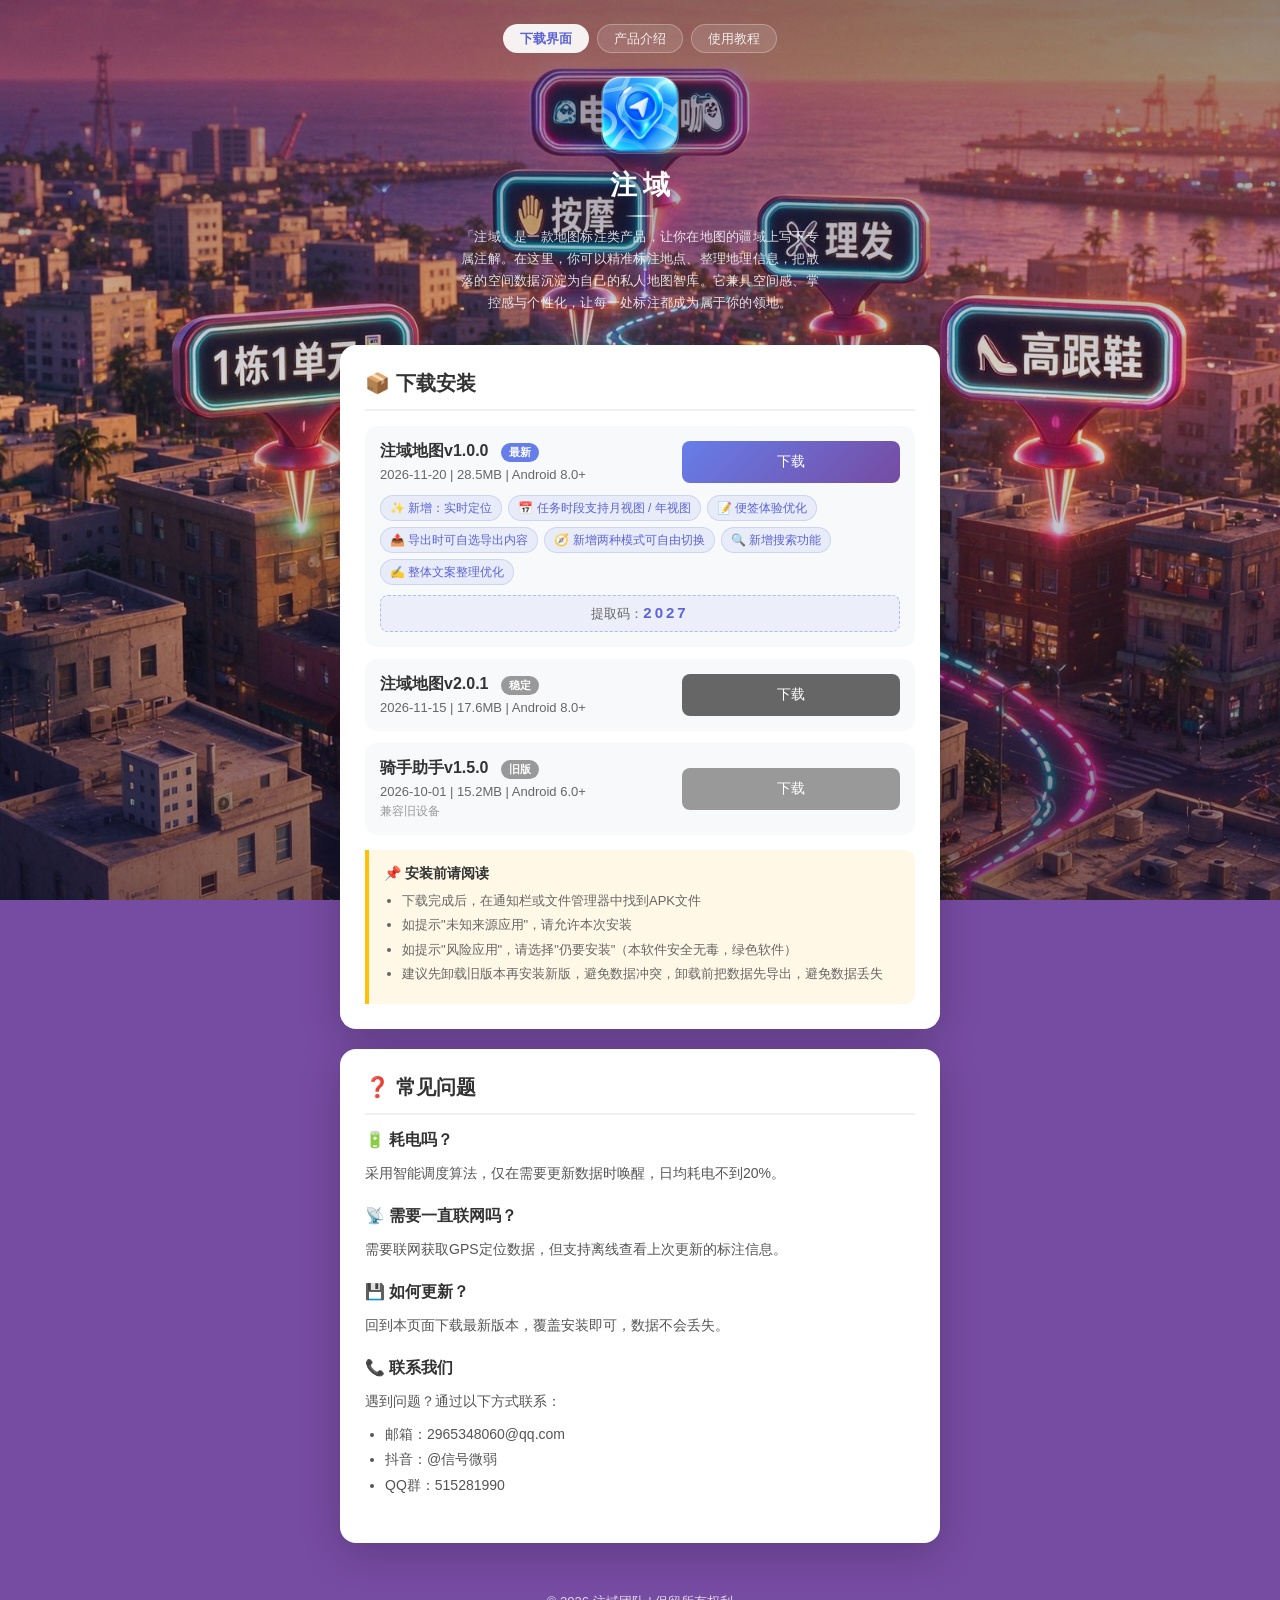
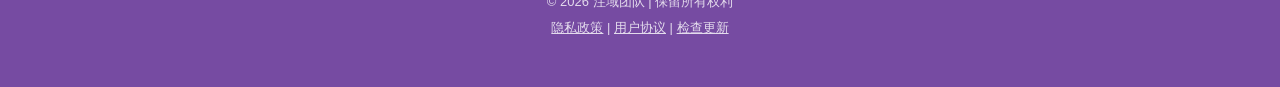
<file: index.html>
<!DOCTYPE html>
<html lang="zh-CN">
<head>
    <meta charset="UTF-8">
    <meta name="viewport" content="width=device-width, initial-scale=1.0">
    <title>注域 - 官方下载</title>
    <link rel="stylesheet" href="styles.css">
</head>
<body>
    <div class="container">
        <nav class="nav">
            <a href="index.html" class="active">下载界面</a>
            <a href="about.html">产品介绍</a>
            <a href="tutorial.html">使用教程</a>
        </nav>
        
        <!-- 头部 -->
        <div class="header">
            <div class="logo"><img src="334c0837b64e043f290d3ea8aa91faf2_720.png" alt="注域"></div>
            <h1>注域</h1>
            <p>「注域」是一款地图标注类产品，让你在地图的疆域上写下专属注解。在这里，你可以精准标注地点、整理地理信息，把散落的空间数据沉淀为自己的私人地图智库。它兼具空间感、掌控感与个性化，让每一处标注都成为属于你的领地。</p>
        </div>
        
        <!-- 下载区域 -->
        <div class="card">
            <h2>📦 下载安装</h2>
            
            <!-- 最新版本 -->
            <div class="version-item">
                <div class="version-info">
                    <h3>注域地图v1.0.0 <span class="badge">最新</span></h3>
                    <p>2026-11-20 | 28.5MB | Android 8.0+</p>
                </div>
                <a href="https://wwbjy.lanzouv.com/iYDzq4gzxcja" class="download-btn" download>
                    下载
                </a>
                <ul class="update-list">
                    <li>✨ 新增：实时定位</li>
                    <li>📅 任务时段支持月视图 / 年视图</li>
                    <li>📝 便签体验优化</li>
                    <li>📤 导出时可自选导出内容</li>
                    <li>🧭 新增两种模式可自由切换</li>
                    <li>🔍 新增搜索功能</li>
                    <li>✍️ 整体文案整理优化</li>
                </ul>
                <div class="extract-code">提取码：<strong>2027</strong></div>
            </div>
            
            <!-- 历史版本 -->
            <div class="version-item">
                <div class="version-info">
                    <h3>注域地图v2.0.1 <span class="badge old">稳定</span></h3>
                    <p>2026-11-15 | 17.6MB | Android 8.0+</p>
                </div>
                <a href="https://wwbjy.lanzouv.com/ipc9i4gytjad" class="download-btn" download style="background: #666;">
                    下载
                </a>
            </div>
            
            <div class="version-item">
                <div class="version-info">
                    <h3>骑手助手v1.5.0 <span class="badge old">旧版</span></h3>
                    <p>2026-10-01 | 15.2MB | Android 6.0+</p>
                    <p style="color: #999; font-size: 12px; margin-top: 4px;">兼容旧设备</p>
                </div>
                <a href="https://wwbjy.lanzouv.com/ipc9i4gytjad" class="download-btn" download style="background: #999;">
                    下载
                </a>
            </div>
            
            <!-- 安装提示 -->
            <div class="tips-box">
                <strong>📌 安装前请阅读</strong>
                <ul>
                    <li>下载完成后，在通知栏或文件管理器中找到APK文件</li>
                    <li>如提示"未知来源应用"，请允许本次安装</li>
                    <li>如提示"风险应用"，请选择"仍要安装"（本软件安全无毒，绿色软件）</li>
                    <li>建议先卸载旧版本再安装新版，避免数据冲突，卸载前把数据先导出，避免数据丢失</li>
                </ul>
            </div>
        </div>
        
        <!-- 常见问题 -->
        <div class="card">
            <h2>❓ 常见问题</h2>
            
            <div class="intro-section">
                <h3>🔋 耗电吗？</h3>
                <p>采用智能调度算法，仅在需要更新数据时唤醒，日均耗电不到20%。</p>
            </div>
            
            <div class="intro-section">
                <h3>📡 需要一直联网吗？</h3>
                <p>需要联网获取GPS定位数据，但支持离线查看上次更新的标注信息。</p>
            </div>
            
            <div class="intro-section">
                <h3>💾 如何更新？</h3>
                <p>回到本页面下载最新版本，覆盖安装即可，数据不会丢失。</p>
            </div>
            
            <div class="intro-section">
                <h3>📞 联系我们</h3>
                <p>遇到问题？通过以下方式联系：</p>
                <ul style="margin-top: 8px;">
                    <li>邮箱：2965348060@qq.com</li>
                    <li>抖音：@信号微弱</li>
                    <li>QQ群：515281990</li>
                </ul>
            </div>
        </div>
        
        <!-- 页脚 -->
        <div class="footer">
            <p>© 2026 注域团队 | 保留所有权利</p>
            <p style="margin-top: 8px;">
                <a href="#">隐私政策</a> | 
                <a href="#">用户协议</a> | 
                <a href="#">检查更新</a>
            </p>
        </div>
    </div>
</body>
</html>
</file>
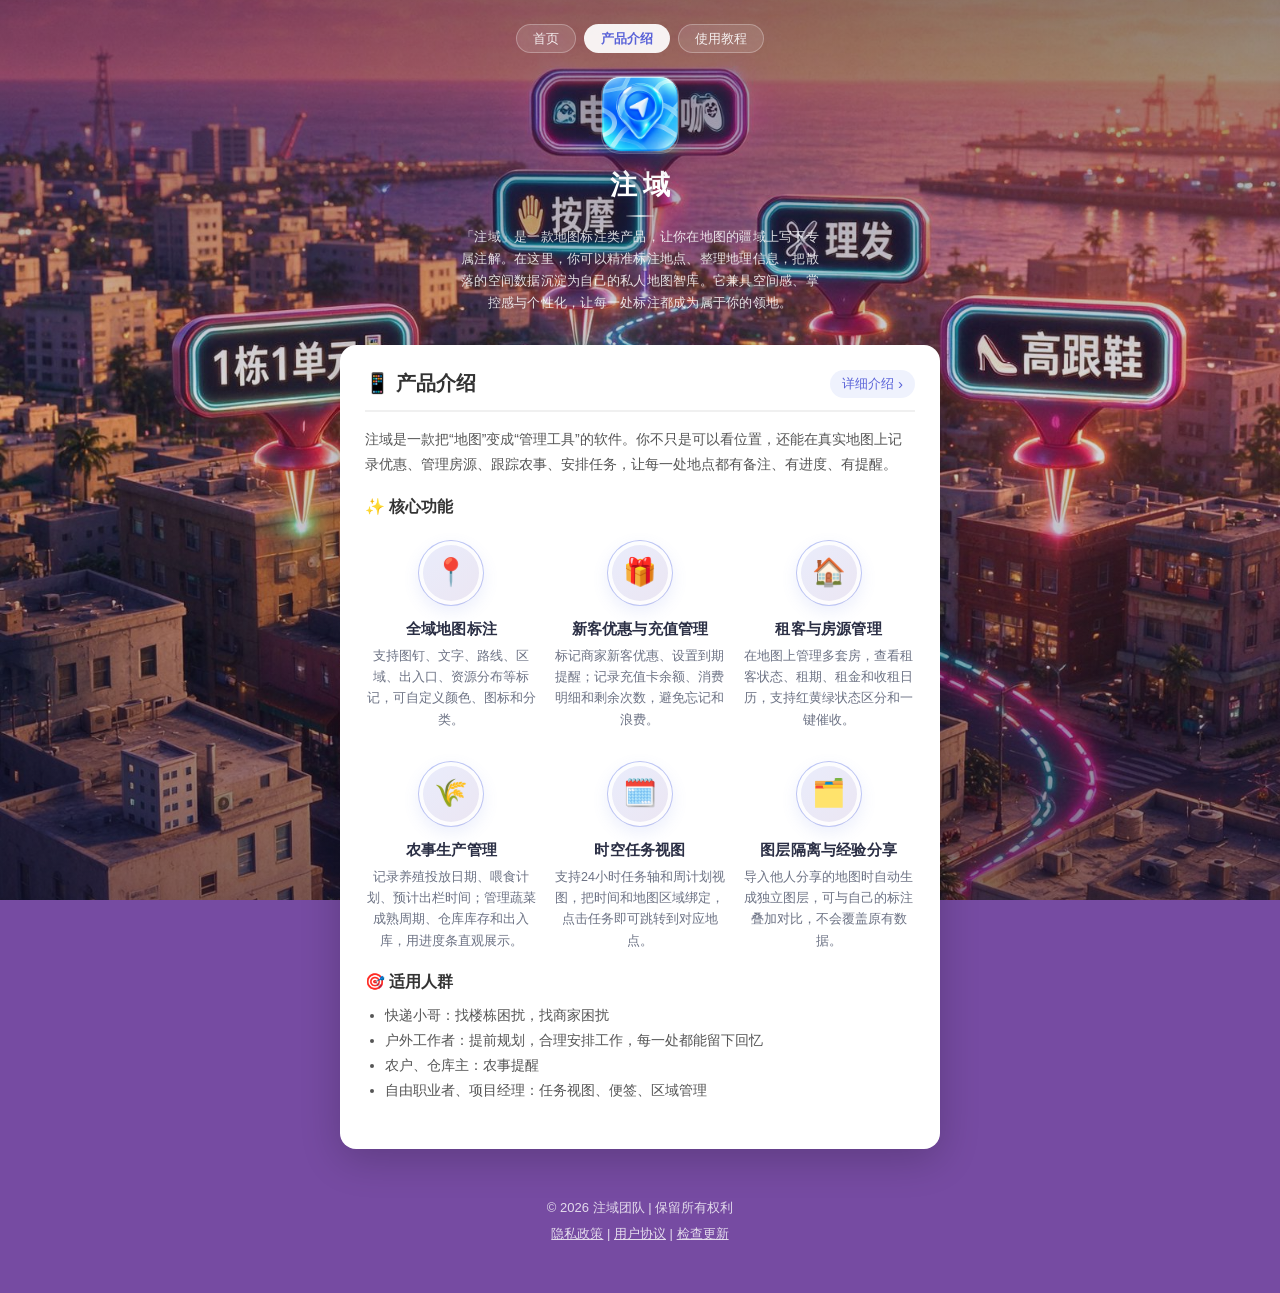
<file: about.html>
<!DOCTYPE html>
<html lang="zh-CN">
<head>
    <meta charset="UTF-8">
    <meta name="viewport" content="width=device-width, initial-scale=1.0">
    <title>注域 - 产品介绍</title>
    <link rel="stylesheet" href="styles.css">
</head>
<body>
    <div class="container">
        <nav class="nav">
            <a href="index.html">首页</a>
            <a href="about.html" class="active">产品介绍</a>
            <a href="tutorial.html">使用教程</a>
        </nav>

        <!-- 头部 -->
        <div class="header">
            <div class="logo"><img src="334c0837b64e043f290d3ea8aa91faf2_720.png" alt="注域"></div>
            <h1>注域</h1>
            <p>「注域」是一款地图标注类产品，让你在地图的疆域上写下专属注解。在这里，你可以精准标注地点、整理地理信息，把散落的空间数据沉淀为自己的私人地图智库。它兼具空间感、掌控感与个性化，让每一处标注都成为属于你的领地。</p>
        </div>

        <!-- 产品介绍 -->
        <div class="card">
            <div class="card-head">
                <h2>📱 产品介绍</h2>
                <a class="more-link" href="https://dvrote2lltqfi.ok.kimi.link" target="_blank" rel="noopener">详细介绍</a>
            </div>
            <div class="intro-section">
                <p>注域是一款把“地图”变成“管理工具”的软件。你不只是可以看位置，还能在真实地图上记录优惠、管理房源、跟踪农事、安排任务，让每一处地点都有备注、有进度、有提醒。</p>
            </div>
            
            <div class="intro-section">
                <h3>✨ 核心功能</h3>
                <div class="feature-list">
                    <div class="feature-item">
                        <div class="icon">📍</div>
                        <h4>全域地图标注</h4>
                        <p>支持图钉、文字、路线、区域、出入口、资源分布等标记，可自定义颜色、图标和分类。</p>
                    </div>
                    <div class="feature-item">
                        <div class="icon">🎁</div>
                        <h4>新客优惠与充值管理</h4>
                        <p>标记商家新客优惠、设置到期提醒；记录充值卡余额、消费明细和剩余次数，避免忘记和浪费。</p>
                    </div>
                    <div class="feature-item">
                        <div class="icon">🏠</div>
                        <h4>租客与房源管理</h4>
                        <p>在地图上管理多套房，查看租客状态、租期、租金和收租日历，支持红黄绿状态区分和一键催收。</p>
                    </div>
                    <div class="feature-item">
                        <div class="icon">🌾</div>
                        <h4>农事生产管理</h4>
                        <p>记录养殖投放日期、喂食计划、预计出栏时间；管理蔬菜成熟周期、仓库库存和出入库，用进度条直观展示。</p>
                    </div>
                    <div class="feature-item">
                        <div class="icon">🗓️</div>
                        <h4>时空任务视图</h4>
                        <p>支持24小时任务轴和周计划视图，把时间和地图区域绑定，点击任务即可跳转到对应地点。</p>
                    </div>
                    <div class="feature-item">
                        <div class="icon">🗂️</div>
                        <h4>图层隔离与经验分享</h4>
                        <p>导入他人分享的地图时自动生成独立图层，可与自己的标注叠加对比，不会覆盖原有数据。</p>
                    </div>
                </div>
            </div>
            
            <div class="intro-section">
                <h3>🎯 适用人群</h3>
                <ul>
                    <li>快递小哥：找楼栋困扰，找商家困扰</li>
                    <li>户外工作者：提前规划，合理安排工作，每一处都能留下回忆</li>
                    <li>农户、仓库主：农事提醒</li>
                    <li>自由职业者、项目经理：任务视图、便签、区域管理</li>
                </ul>
            </div>
        </div>

        <!-- 页脚 -->
        <div class="footer">
            <p>© 2026 注域团队 | 保留所有权利</p>
            <p style="margin-top: 8px;">
                <a href="#">隐私政策</a> | 
                <a href="#">用户协议</a> | 
                <a href="#">检查更新</a>
            </p>
        </div>
    </div>
</body>
</html>
</file>
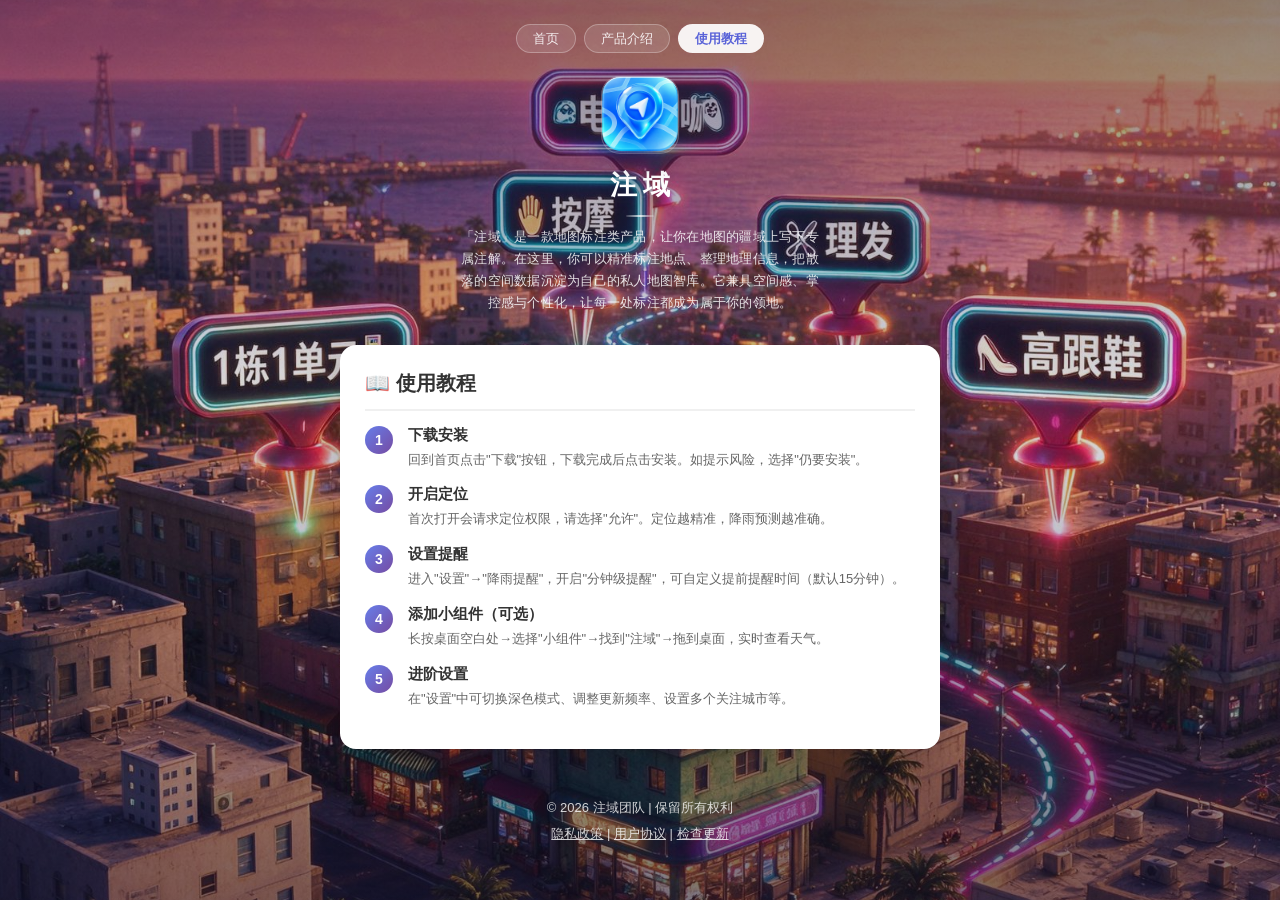
<file: tutorial.html>
<!DOCTYPE html>
<html lang="zh-CN">
<head>
    <meta charset="UTF-8">
    <meta name="viewport" content="width=device-width, initial-scale=1.0">
    <title>注域 - 使用教程</title>
    <link rel="stylesheet" href="styles.css">
</head>
<body>
    <div class="container">
        <nav class="nav">
            <a href="index.html">首页</a>
            <a href="about.html">产品介绍</a>
            <a href="tutorial.html" class="active">使用教程</a>
        </nav>

        <!-- 头部 -->
        <div class="header">
            <div class="logo"><img src="334c0837b64e043f290d3ea8aa91faf2_720.png" alt="注域"></div>
            <h1>注域</h1>
            <p>「注域」是一款地图标注类产品，让你在地图的疆域上写下专属注解。在这里，你可以精准标注地点、整理地理信息，把散落的空间数据沉淀为自己的私人地图智库。它兼具空间感、掌控感与个性化，让每一处标注都成为属于你的领地。</p>
        </div>

        <!-- 使用教程 -->
        <div class="card">
            <h2>📖 使用教程</h2>
            
            <div class="step-list">
                <div class="step-item">
                    <div class="step-num">1</div>
                    <div class="step-content">
                        <h4>下载安装</h4>
                        <p>回到首页点击"下载"按钮，下载完成后点击安装。如提示风险，选择"仍要安装"。</p>
                    </div>
                </div>
                
                <div class="step-item">
                    <div class="step-num">2</div>
                    <div class="step-content">
                        <h4>开启定位</h4>
                        <p>首次打开会请求定位权限，请选择"允许"。定位越精准，降雨预测越准确。</p>
                    </div>
                </div>
                
                <div class="step-item">
                    <div class="step-num">3</div>
                    <div class="step-content">
                        <h4>设置提醒</h4>
                        <p>进入"设置"→"降雨提醒"，开启"分钟级提醒"，可自定义提前提醒时间（默认15分钟）。</p>
                    </div>
                </div>
                
                <div class="step-item">
                    <div class="step-num">4</div>
                    <div class="step-content">
                        <h4>添加小组件（可选）</h4>
                        <p>长按桌面空白处→选择"小组件"→找到"注域"→拖到桌面，实时查看天气。</p>
                    </div>
                </div>
                
                <div class="step-item">
                    <div class="step-num">5</div>
                    <div class="step-content">
                        <h4>进阶设置</h4>
                        <p>在"设置"中可切换深色模式、调整更新频率、设置多个关注城市等。</p>
                    </div>
                </div>
            </div>
        </div>

        <!-- 页脚 -->
        <div class="footer">
            <p>© 2026 注域团队 | 保留所有权利</p>
            <p style="margin-top: 8px;">
                <a href="#">隐私政策</a> | 
                <a href="#">用户协议</a> | 
                <a href="#">检查更新</a>
            </p>
        </div>
    </div>
</body>
</html>
</file>
<file: styles.css>
* { margin: 0; padding: 0; box-sizing: border-box; }
        body {
            font-family: -apple-system, BlinkMacSystemFont, "Segoe UI", Roboto, "Helvetica Neue", Arial, sans-serif;
            background-color: #764ba2;
            min-height: 100vh;
            padding: 20px;
        }
        /* 固定底图 + 暗色蒙层，保证白色文字可读 */
        body::before {
            content: "";
            position: fixed;
            inset: 0;
            z-index: -1;
            background:
                linear-gradient(180deg, rgba(32, 18, 58, 0.5) 0%, rgba(32, 18, 58, 0.15) 45%, rgba(20, 14, 40, 0.55) 100%),
                url("beij.png") center center / cover no-repeat;
        }
        .container {
            max-width: 600px;
            margin: 0 auto;
        }
        
        /* 头部 */
        .header {
            position: relative;
            text-align: center;
            padding: 24px 20px 30px;
            color: white;
        }
        .logo {
            position: relative;
            width: 76px;
            height: 76px;
            margin: 0 auto 14px;
            border-radius: 18px;
            overflow: hidden;
            box-shadow: 0 10px 24px rgba(28, 30, 70, 0.3), 0 0 0 1px rgba(255, 255, 255, 0.3);
        }
        .logo::after {
            content: "";
            position: absolute;
            inset: 0;
            border-radius: inherit;
            box-shadow: inset 0 1px 0 rgba(255, 255, 255, 0.6);
            pointer-events: none;
        }
        .logo img {
            display: block;
            width: 100%;
            height: 100%;
            object-fit: cover;
            transform: scale(1.34);
        }
        .header h1 {
            font-size: 27px;
            font-weight: 700;
            letter-spacing: 0.2em;
            text-indent: 0.2em;
            margin-bottom: 12px;
            text-shadow: 0 2px 12px rgba(30, 30, 70, 0.25);
        }
        .header p {
            position: relative;
            max-width: 360px;
            margin: 0 auto;
            padding-top: 12px;
            font-size: 12.5px;
            line-height: 1.75;
            letter-spacing: 0.02em;
            color: rgba(255, 255, 255, 0.85);
        }
        .header p::before {
            content: "";
            position: absolute;
            top: 0;
            left: 50%;
            transform: translateX(-50%);
            width: 28px;
            height: 2px;
            border-radius: 2px;
            background: linear-gradient(90deg, rgba(255, 255, 255, 0.15) 0%, rgba(255, 255, 255, 0.75) 50%, rgba(255, 255, 255, 0.15) 100%);
        }
        
        /* 卡片通用 */
        .card {
            background: white;
            border-radius: 16px;
            padding: 25px;
            margin-bottom: 20px;
            box-shadow: 0 10px 40px rgba(0,0,0,0.2);
        }
        .card h2 {
            font-size: 20px;
            color: #333;
            margin-bottom: 15px;
            padding-bottom: 12px;
            border-bottom: 2px solid #f0f0f0;
        }
        .card-head {
            display: flex;
            align-items: center;
            justify-content: space-between;
            gap: 12px;
            margin-bottom: 15px;
            padding-bottom: 12px;
            border-bottom: 2px solid #f0f0f0;
        }
        .card-head h2 {
            margin-bottom: 0;
            padding-bottom: 0;
            border-bottom: none;
        }
        .more-link {
            flex-shrink: 0;
            display: inline-flex;
            align-items: center;
            gap: 4px;
            padding: 5px 12px;
            font-size: 13px;
            color: #5a63d8;
            text-decoration: none;
            white-space: nowrap;
            background: rgba(102, 126, 234, 0.1);
            border-radius: 999px;
            transition: background 0.2s ease, color 0.2s ease;
        }
        .more-link::after {
            content: "›";
            font-size: 15px;
            line-height: 1;
        }
        .more-link:hover {
            background: rgba(102, 126, 234, 0.2);
            color: #4b53c7;
        }
        
        /* 版本列表 */
        .version-item {
            display: flex;
            flex-wrap: wrap;
            justify-content: space-between;
            align-items: center;
            padding: 15px;
            background: #f8f9fa;
            border-radius: 12px;
            margin-bottom: 12px;
        }
        .version-info {
            flex: 1 1 0;
            min-width: 0;
        }
        .version-info h3 {
            font-size: 16px;
            color: #333;
            margin-bottom: 5px;
        }
        .version-info p {
            font-size: 13px;
            color: #666;
        }
        .update-list {
            display: flex;
            flex-wrap: wrap;
            width: 100%;
            gap: 6px;
            margin-top: 12px;
            list-style: none;
        }
        .update-list li {
            padding: 3px 9px;
            font-size: 12px;
            line-height: 1.5;
            color: #5a63d8;
            background: rgba(102, 126, 234, 0.1);
            border: 1px solid rgba(102, 126, 234, 0.22);
            border-radius: 999px;
        }
        .version-info .badge {
            display: inline-block;
            background: #667eea;
            color: white;
            font-size: 11px;
            padding: 2px 8px;
            border-radius: 10px;
            margin-left: 8px;
        }
        .version-info .badge.old {
            background: #999;
        }
        .download-btn {
            flex-shrink: 0;
            width: 42%;
            max-width: 260px;
            text-align: center;
            background: linear-gradient(135deg, #667eea 0%, #764ba2 100%);
            color: white;
            border: none;
            padding: 12px 20px;
            border-radius: 8px;
            font-size: 14px;
            cursor: pointer;
            text-decoration: none;
            white-space: nowrap;
        }
        .download-btn:hover {
            opacity: 0.9;
        }
        .extract-code {
            width: 100%;
            margin-top: 10px;
            padding: 8px 12px;
            text-align: center;
            font-size: 13px;
            color: #666;
            background: rgba(102, 126, 234, 0.08);
            border: 1px dashed rgba(102, 126, 234, 0.45);
            border-radius: 8px;
        }
        .extract-code strong {
            font-size: 15px;
            font-weight: 700;
            letter-spacing: 3px;
            color: #5a63d8;
            user-select: all;
        }
        
        /* 介绍区域 */
        .intro-section {
            margin-bottom: 20px;
        }
        .intro-section h3 {
            font-size: 16px;
            color: #333;
            margin-bottom: 10px;
            display: flex;
            align-items: center;
            gap: 8px;
        }
        .intro-section p, .intro-section li {
            font-size: 14px;
            color: #555;
            line-height: 1.8;
        }
        .intro-section ul {
            padding-left: 20px;
            margin-top: 8px;
        }
        .feature-list {
            display: grid;
            grid-template-columns: repeat(3, 1fr);
            gap: 30px 16px;
            margin-top: 22px;
        }
        .feature-item {
            display: flex;
            flex-direction: column;
            align-items: center;
            text-align: center;
            transition: transform 0.25s ease;
        }
        .feature-item:hover {
            transform: translateY(-4px);
        }
        .feature-item .icon {
            width: 66px;
            height: 66px;
            flex-shrink: 0;
            display: flex;
            align-items: center;
            justify-content: center;
            font-size: 27px;
            line-height: 1;
            border-radius: 50%;
            background: linear-gradient(135deg, rgba(102, 126, 234, 0.14) 0%, rgba(118, 75, 162, 0.14) 100%);
            border: 1.5px solid rgba(102, 126, 234, 0.35);
            box-shadow: 0 6px 16px rgba(102, 126, 234, 0.12), inset 0 0 0 4px rgba(255, 255, 255, 0.9);
            margin-bottom: 14px;
            transition: box-shadow 0.25s ease, border-color 0.25s ease;
        }
        .feature-item:hover .icon {
            border-color: rgba(102, 126, 234, 0.6);
            box-shadow: 0 10px 22px rgba(102, 126, 234, 0.22), inset 0 0 0 4px rgba(255, 255, 255, 0.9);
        }
        .feature-item h4 {
            font-size: 15px;
            font-weight: 600;
            color: #2b2f45;
            margin-bottom: 7px;
            letter-spacing: 0.2px;
        }
        .feature-item p {
            font-size: 12.5px;
            color: #6c7284;
            line-height: 1.7;
            max-width: 180px;
        }
        
        /* 使用步骤 */
        .step-list {
            counter-reset: step;
        }
        .step-item {
            display: flex;
            gap: 15px;
            margin-bottom: 15px;
            align-items: flex-start;
        }
        .step-num {
            width: 28px;
            height: 28px;
            background: linear-gradient(135deg, #667eea 0%, #764ba2 100%);
            color: white;
            border-radius: 50%;
            display: flex;
            align-items: center;
            justify-content: center;
            font-size: 14px;
            font-weight: bold;
            flex-shrink: 0;
        }
        .step-content h4 {
            font-size: 15px;
            color: #333;
            margin-bottom: 5px;
        }
        .step-content p {
            font-size: 13px;
            color: #666;
            line-height: 1.6;
        }
        
        /* 提示框 */
        .tips-box {
            background: #fff8e6;
            border-left: 4px solid #ffc107;
            padding: 15px;
            border-radius: 0 10px 10px 0;
            margin-top: 15px;
        }
        .tips-box strong {
            color: #333;
            display: block;
            margin-bottom: 8px;
            font-size: 14px;
        }
        .tips-box ul {
            padding-left: 18px;
        }
        .tips-box li {
            font-size: 13px;
            color: #666;
            margin-bottom: 5px;
            line-height: 1.5;
        }
        
        /* 页脚 */
        .footer {
            text-align: center;
            padding: 30px 20px;
            color: white;
            opacity: 0.8;
            font-size: 13px;
        }
        .footer a {
            color: white;
            text-decoration: underline;
        }
        
        /* 响应式 */
        @media (max-width: 560px) {
            .feature-list { grid-template-columns: 1fr; gap: 28px; margin-top: 18px; }
            .feature-item .icon {
                width: 58px;
                height: 58px;
                font-size: 24px;
                margin-bottom: 12px;
            }
            .feature-item p { max-width: 300px; }
        }
        @media (max-width: 480px) {
            .version-item { flex-direction: column; gap: 12px; align-items: stretch; }
            .download-btn { width: 100%; text-align: center; }
            .header { padding: 28px 8px 24px; }
            .logo { width: 64px; height: 64px; border-radius: 15px; margin-bottom: 12px; }
            .header h1 { font-size: 23px; letter-spacing: 0.16em; text-indent: 0.16em; margin-bottom: 10px; }
            .header p { max-width: 100%; font-size: 12px; padding-top: 10px; }
        }

        /* 导航 */
        .nav {
            display: flex;
            justify-content: center;
            flex-wrap: wrap;
            gap: 8px;
            padding-top: 4px;
        }
        .nav a {
            padding: 7px 16px;
            font-size: 13px;
            line-height: 1;
            color: rgba(255, 255, 255, 0.88);
            text-decoration: none;
            background: rgba(255, 255, 255, 0.12);
            border: 1px solid rgba(255, 255, 255, 0.28);
            border-radius: 999px;
            transition: background 0.2s ease, border-color 0.2s ease, transform 0.2s ease;
        }
        .nav a:hover {
            background: rgba(255, 255, 255, 0.24);
            border-color: rgba(255, 255, 255, 0.5);
            transform: translateY(-1px);
        }
        .nav a.active {
            background: rgba(255, 255, 255, 0.92);
            border-color: transparent;
            color: #5a63d8;
            font-weight: 600;
        }
</file>
